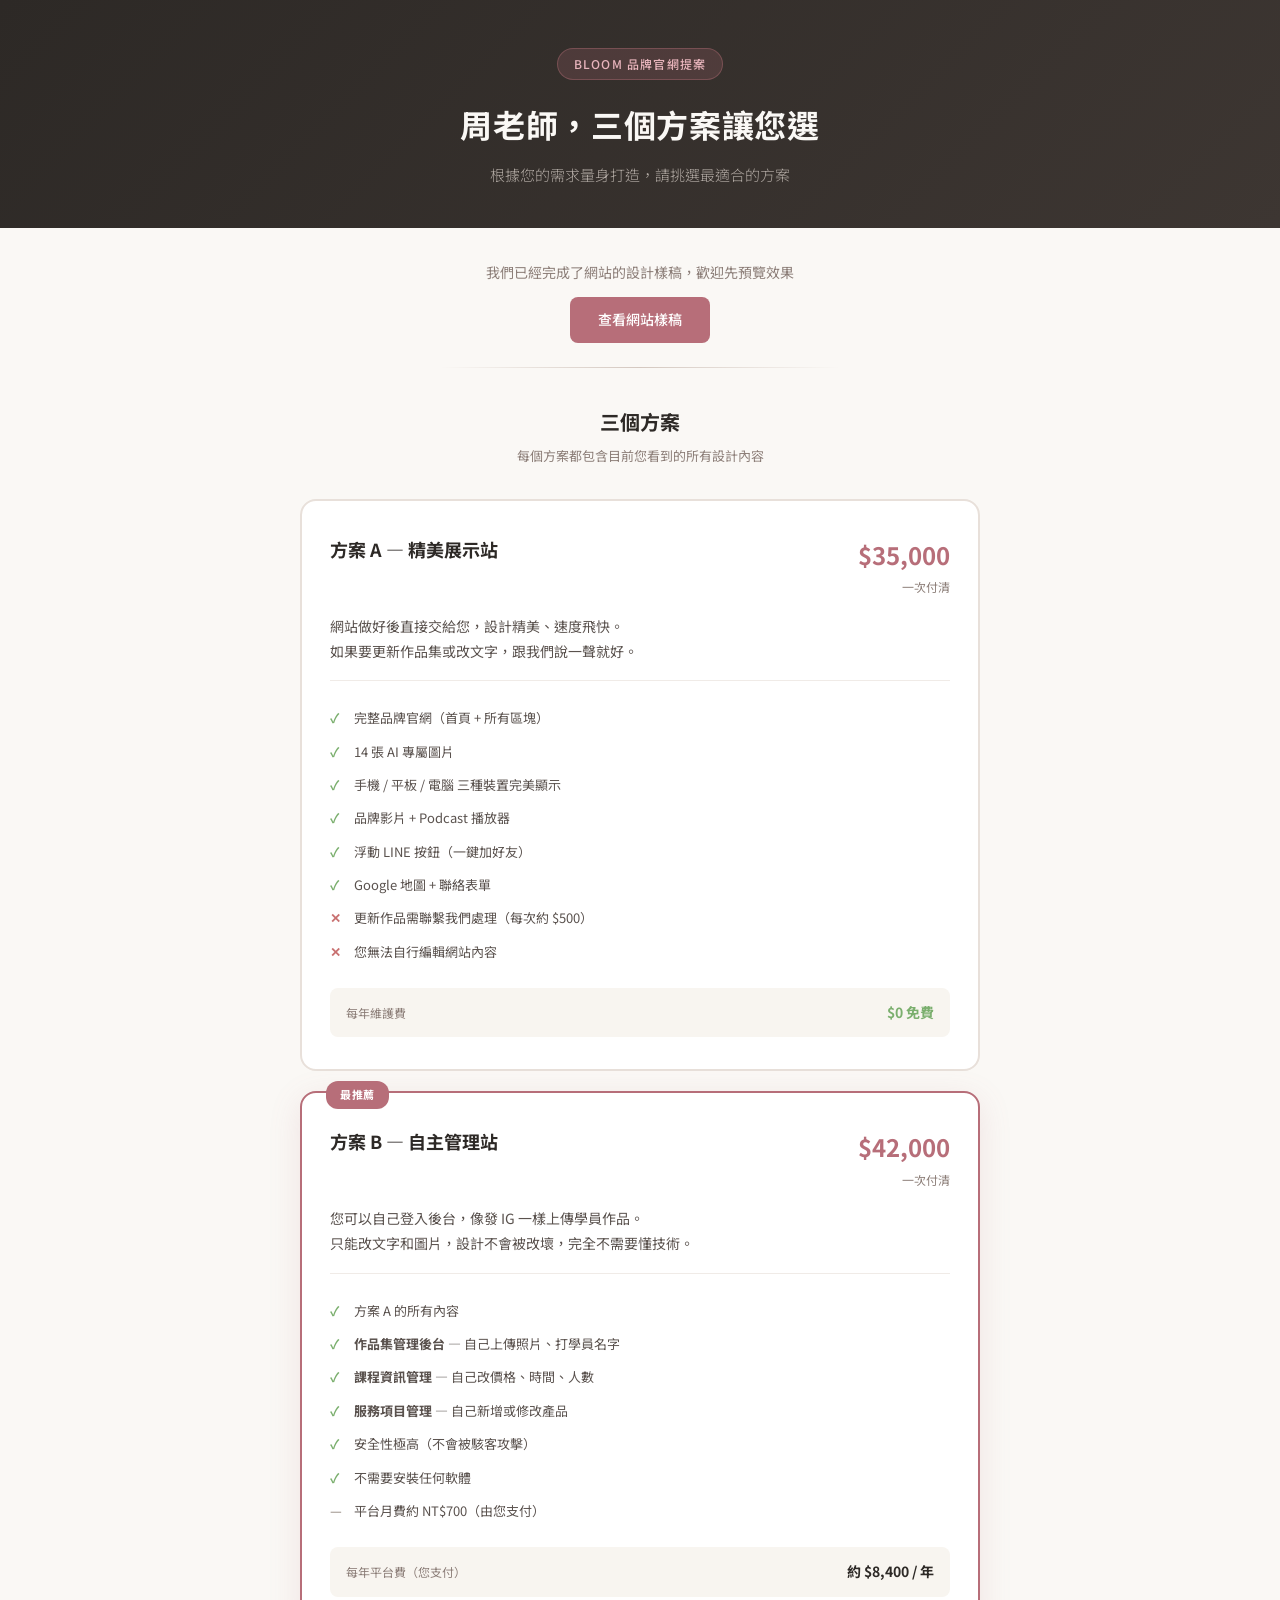
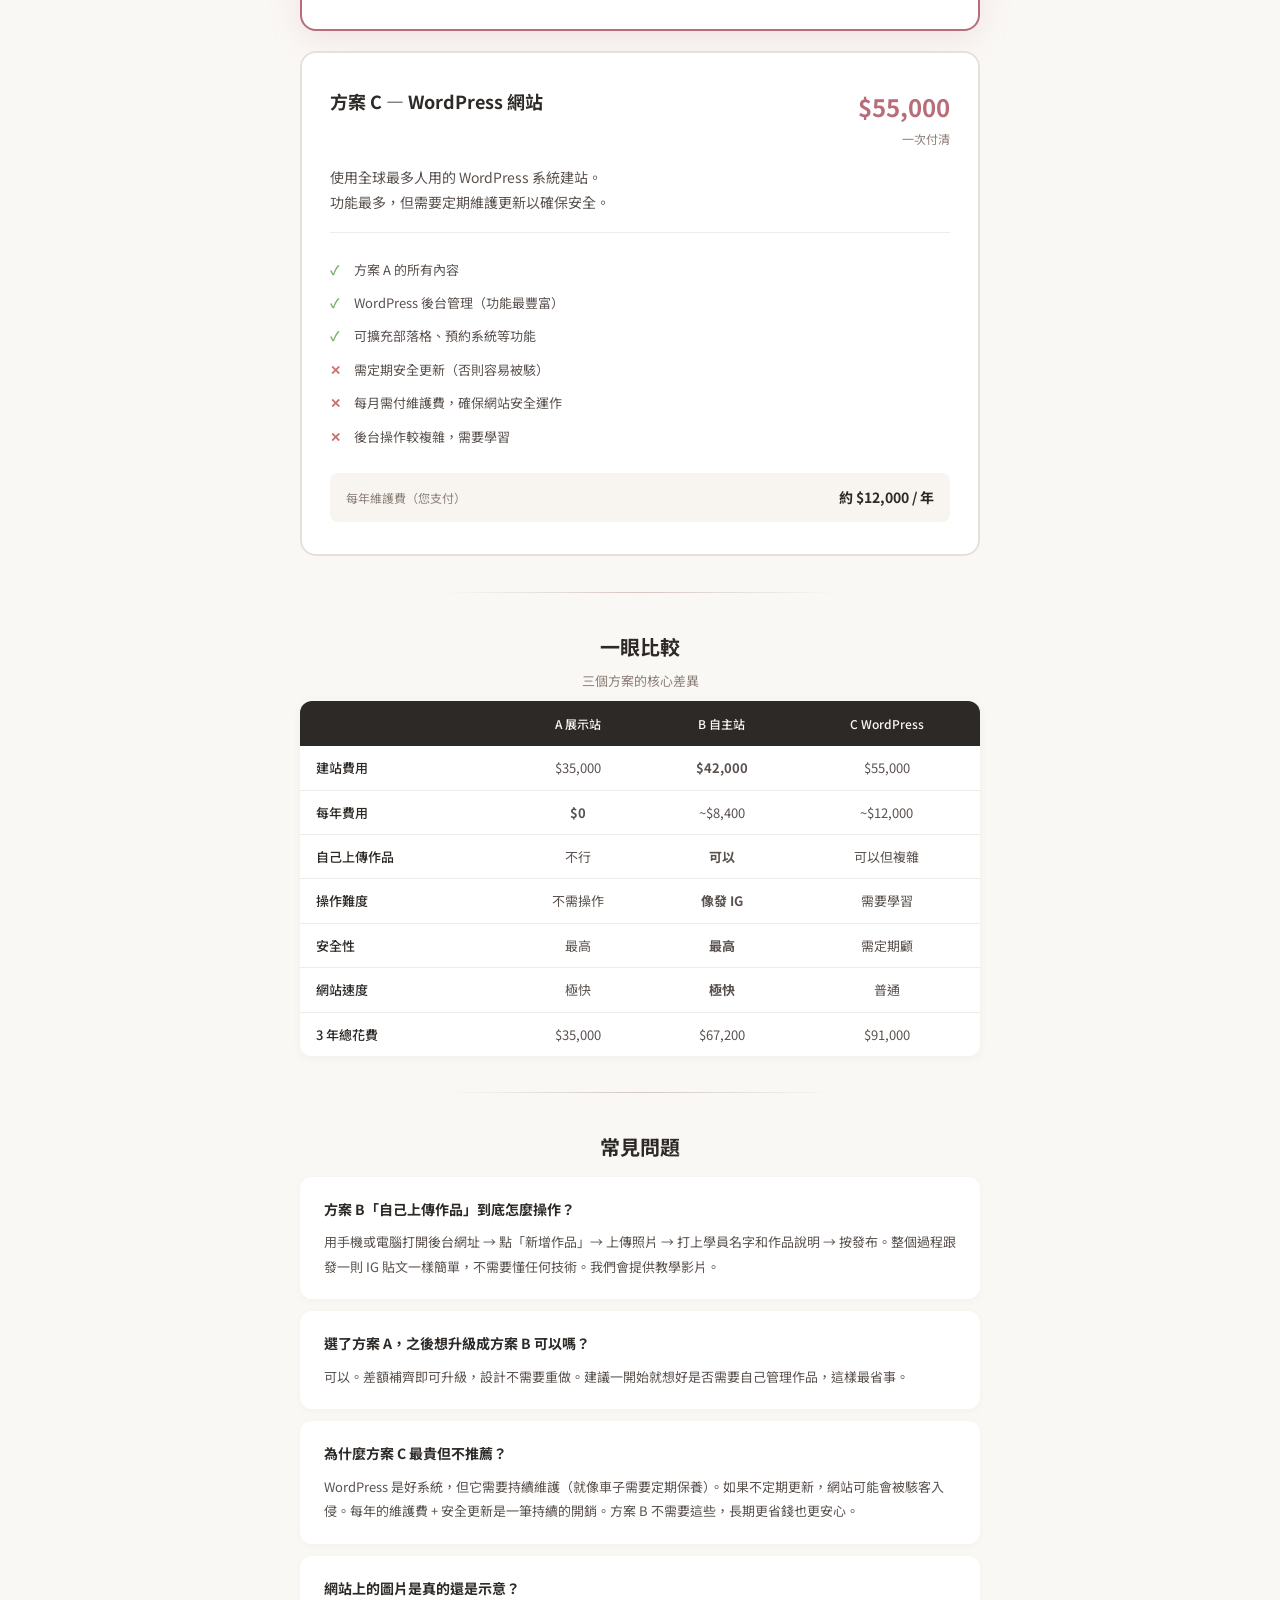
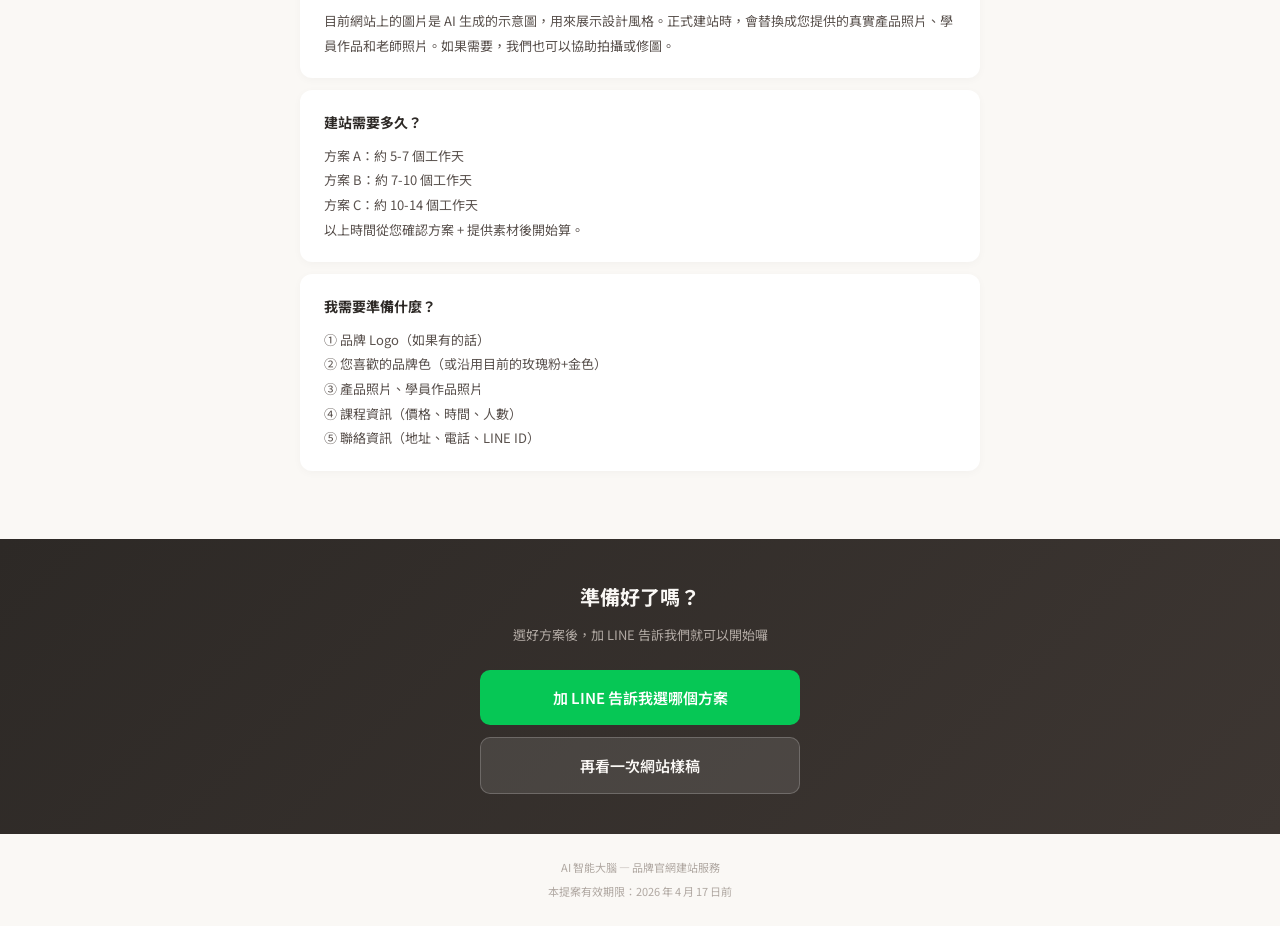
<file: proposal.html>
<!doctype html>
<html lang="zh-Hant">
  <head>
    <meta charset="UTF-8" />
    <meta name="viewport" content="width=device-width, initial-scale=1.0" />
    <title>BLOOM 品牌官網建站方案</title>
    <link rel="preconnect" href="https://fonts.googleapis.com" />
    <link
      href="https://fonts.googleapis.com/css2?family=Noto+Sans+TC:wght@300;400;500;700&display=swap"
      rel="stylesheet"
    />
    <style>
      * {
        margin: 0;
        padding: 0;
        box-sizing: border-box;
      }

      body {
        font-family: "Noto Sans TC", sans-serif;
        background: #faf8f5;
        color: #2d2926;
        line-height: 1.8;
        -webkit-font-smoothing: antialiased;
      }

      /* Header */
      .header {
        background: linear-gradient(135deg, #2d2926 0%, #3d3632 100%);
        color: #faf8f5;
        padding: 48px 24px 40px;
        text-align: center;
      }
      .header-badge {
        display: inline-block;
        background: rgba(183, 110, 121, 0.2);
        border: 1px solid rgba(183, 110, 121, 0.4);
        color: #e8b4bc;
        font-size: 12px;
        font-weight: 500;
        letter-spacing: 0.1em;
        padding: 4px 16px;
        border-radius: 20px;
        margin-bottom: 16px;
      }
      .header h1 {
        font-size: 28px;
        font-weight: 700;
        margin-bottom: 8px;
        letter-spacing: 0.02em;
      }
      .header p {
        font-size: 15px;
        color: #b0a8a2;
        font-weight: 300;
      }

      /* Container */
      .container {
        max-width: 720px;
        margin: 0 auto;
        padding: 0 20px;
      }

      /* Demo Section */
      .demo-section {
        padding: 32px 0 24px;
        text-align: center;
      }
      .demo-section p {
        font-size: 14px;
        color: #8c7e78;
        margin-bottom: 12px;
      }
      .demo-link {
        display: inline-block;
        background: #b76e79;
        color: white;
        text-decoration: none;
        padding: 10px 28px;
        border-radius: 8px;
        font-size: 14px;
        font-weight: 500;
        transition: background 0.3s;
      }
      .demo-link:hover {
        background: #a05d67;
      }

      /* Divider */
      .divider {
        height: 1px;
        background: linear-gradient(
          to right,
          transparent,
          #d4c8c0,
          transparent
        );
        margin: 0 auto;
        max-width: 400px;
      }

      /* Section Title */
      .section-title {
        text-align: center;
        padding: 36px 0 8px;
      }
      .section-title h2 {
        font-size: 20px;
        font-weight: 700;
        color: #2d2926;
        margin-bottom: 4px;
      }
      .section-title p {
        font-size: 13px;
        color: #8c7e78;
      }

      /* Plan Cards */
      .plans {
        padding: 24px 0 36px;
        display: flex;
        flex-direction: column;
        gap: 20px;
      }

      .plan-card {
        background: white;
        border-radius: 16px;
        padding: 28px 24px;
        border: 2px solid #e8e0da;
        position: relative;
        transition:
          border-color 0.3s,
          box-shadow 0.3s;
      }
      .plan-card:hover {
        border-color: #c9a96e;
        box-shadow: 0 8px 32px rgba(201, 169, 110, 0.12);
      }

      .plan-card.recommended {
        border-color: #b76e79;
        box-shadow: 0 8px 32px rgba(183, 110, 121, 0.15);
      }

      .plan-badge {
        position: absolute;
        top: -12px;
        left: 24px;
        background: #b76e79;
        color: white;
        font-size: 11px;
        font-weight: 700;
        padding: 4px 14px;
        border-radius: 12px;
        letter-spacing: 0.05em;
      }

      .plan-header {
        display: flex;
        justify-content: space-between;
        align-items: flex-start;
        margin-bottom: 16px;
      }
      .plan-name {
        font-size: 18px;
        font-weight: 700;
      }
      .plan-price {
        text-align: right;
      }
      .plan-price .amount {
        font-size: 24px;
        font-weight: 700;
        color: #b76e79;
      }
      .plan-price .unit {
        font-size: 12px;
        color: #8c7e78;
        display: block;
      }

      .plan-desc {
        font-size: 14px;
        color: #5a524e;
        margin-bottom: 20px;
        padding-bottom: 16px;
        border-bottom: 1px solid #f0ebe7;
      }

      .plan-features {
        list-style: none;
        margin-bottom: 20px;
      }
      .plan-features li {
        font-size: 13px;
        color: #5a524e;
        padding: 5px 0;
        padding-left: 24px;
        position: relative;
      }
      .plan-features li::before {
        content: "✓";
        position: absolute;
        left: 0;
        color: #7baf6e;
        font-weight: 700;
      }
      .plan-features li.con::before {
        content: "✕";
        color: #c87070;
      }
      .plan-features li.neutral::before {
        content: "—";
        color: #b0a8a2;
      }

      .plan-yearly {
        background: #f8f5f0;
        border-radius: 8px;
        padding: 12px 16px;
        display: flex;
        justify-content: space-between;
        align-items: center;
      }
      .plan-yearly .label {
        font-size: 12px;
        color: #8c7e78;
      }
      .plan-yearly .value {
        font-size: 14px;
        font-weight: 700;
        color: #2d2926;
      }
      .plan-yearly .value.free {
        color: #7baf6e;
      }

      /* Comparison Table */
      .compare-section {
        padding: 0 0 36px;
      }
      .compare-table {
        width: 100%;
        border-collapse: collapse;
        font-size: 13px;
        background: white;
        border-radius: 12px;
        overflow: hidden;
        box-shadow: 0 2px 12px rgba(0, 0, 0, 0.04);
      }
      .compare-table thead th {
        background: #2d2926;
        color: #faf8f5;
        padding: 12px 10px;
        font-weight: 500;
        font-size: 12px;
        text-align: center;
      }
      .compare-table thead th:first-child {
        text-align: left;
        padding-left: 16px;
      }
      .compare-table tbody td {
        padding: 10px;
        border-bottom: 1px solid #f0ebe7;
        text-align: center;
        color: #5a524e;
      }
      .compare-table tbody td:first-child {
        text-align: left;
        padding-left: 16px;
        font-weight: 500;
        color: #2d2926;
      }
      .compare-table tbody tr:last-child td {
        border-bottom: none;
      }
      .emoji-good {
        color: #7baf6e;
      }
      .emoji-ok {
        color: #c9a96e;
      }
      .emoji-bad {
        color: #c87070;
      }

      /* FAQ */
      .faq-section {
        padding: 0 0 36px;
      }
      .faq-item {
        background: white;
        border-radius: 12px;
        padding: 20px 24px;
        margin-bottom: 12px;
        box-shadow: 0 2px 8px rgba(0, 0, 0, 0.03);
      }
      .faq-q {
        font-size: 14px;
        font-weight: 700;
        color: #2d2926;
        margin-bottom: 8px;
      }
      .faq-a {
        font-size: 13px;
        color: #5a524e;
        line-height: 1.9;
      }

      /* CTA */
      .cta-section {
        background: linear-gradient(135deg, #2d2926 0%, #3d3632 100%);
        padding: 40px 24px;
        text-align: center;
        margin-top: 20px;
      }
      .cta-section h2 {
        font-size: 20px;
        font-weight: 700;
        color: #faf8f5;
        margin-bottom: 8px;
      }
      .cta-section p {
        font-size: 13px;
        color: #b0a8a2;
        margin-bottom: 24px;
      }
      .cta-buttons {
        display: flex;
        flex-direction: column;
        gap: 12px;
        max-width: 320px;
        margin: 0 auto;
      }
      .cta-btn {
        display: block;
        padding: 14px 24px;
        border-radius: 10px;
        text-decoration: none;
        font-size: 15px;
        font-weight: 600;
        text-align: center;
        transition: transform 0.2s;
      }
      .cta-btn:hover {
        transform: translateY(-1px);
      }
      .cta-btn.primary {
        background: #06c755;
        color: white;
      }
      .cta-btn.secondary {
        background: rgba(255, 255, 255, 0.1);
        color: #faf8f5;
        border: 1px solid rgba(255, 255, 255, 0.2);
      }

      /* Footer */
      .footer {
        text-align: center;
        padding: 24px;
        font-size: 11px;
        color: #b0a8a2;
      }

      /* Responsive */
      @media (min-width: 640px) {
        .header h1 {
          font-size: 32px;
        }
        .plan-card {
          padding: 32px 28px;
        }
      }
    </style>
  </head>
  <body>
    <!-- Header -->
    <div class="header">
      <div class="container">
        <div class="header-badge">BLOOM 品牌官網提案</div>
        <h1>周老師，三個方案讓您選</h1>
        <p>根據您的需求量身打造，請挑選最適合的方案</p>
      </div>
    </div>

    <!-- Demo -->
    <div class="container">
      <div class="demo-section">
        <p>我們已經完成了網站的設計樣稿，歡迎先預覽效果</p>
        <a
          href="https://pigment-brand-demo.vercel.app"
          target="_blank"
          class="demo-link"
          >查看網站樣稿</a
        >
      </div>
      <div class="divider"></div>
    </div>

    <!-- Plans -->
    <div class="container">
      <div class="section-title">
        <h2>三個方案</h2>
        <p>每個方案都包含目前您看到的所有設計內容</p>
      </div>

      <div class="plans">
        <!-- Plan A -->
        <div class="plan-card">
          <div class="plan-header">
            <div class="plan-name">方案 A — 精美展示站</div>
            <div class="plan-price">
              <span class="amount">$35,000</span>
              <span class="unit">一次付清</span>
            </div>
          </div>
          <div class="plan-desc">
            網站做好後直接交給您，設計精美、速度飛快。<br />
            如果要更新作品集或改文字，跟我們說一聲就好。
          </div>
          <ul class="plan-features">
            <li>完整品牌官網（首頁 + 所有區塊）</li>
            <li>14 張 AI 專屬圖片</li>
            <li>手機 / 平板 / 電腦 三種裝置完美顯示</li>
            <li>品牌影片 + Podcast 播放器</li>
            <li>浮動 LINE 按鈕（一鍵加好友）</li>
            <li>Google 地圖 + 聯絡表單</li>
            <li class="con">更新作品需聯繫我們處理（每次約 $500）</li>
            <li class="con">您無法自行編輯網站內容</li>
          </ul>
          <div class="plan-yearly">
            <span class="label">每年維護費</span>
            <span class="value free">$0 免費</span>
          </div>
        </div>

        <!-- Plan B -->
        <div class="plan-card recommended">
          <div class="plan-badge">最推薦</div>
          <div class="plan-header">
            <div class="plan-name">方案 B — 自主管理站</div>
            <div class="plan-price">
              <span class="amount">$42,000</span>
              <span class="unit">一次付清</span>
            </div>
          </div>
          <div class="plan-desc">
            您可以自己登入後台，像發 IG 一樣上傳學員作品。<br />
            只能改文字和圖片，設計不會被改壞，完全不需要懂技術。
          </div>
          <ul class="plan-features">
            <li>方案 A 的所有內容</li>
            <li><strong>作品集管理後台</strong> — 自己上傳照片、打學員名字</li>
            <li><strong>課程資訊管理</strong> — 自己改價格、時間、人數</li>
            <li><strong>服務項目管理</strong> — 自己新增或修改產品</li>
            <li>安全性極高（不會被駭客攻擊）</li>
            <li>不需要安裝任何軟體</li>
            <li class="neutral">平台月費約 NT$700（由您支付）</li>
          </ul>
          <div class="plan-yearly">
            <span class="label">每年平台費（您支付）</span>
            <span class="value">約 $8,400 / 年</span>
          </div>
        </div>

        <!-- Plan C -->
        <div class="plan-card">
          <div class="plan-header">
            <div class="plan-name">方案 C — WordPress 網站</div>
            <div class="plan-price">
              <span class="amount">$55,000</span>
              <span class="unit">一次付清</span>
            </div>
          </div>
          <div class="plan-desc">
            使用全球最多人用的 WordPress 系統建站。<br />
            功能最多，但需要定期維護更新以確保安全。
          </div>
          <ul class="plan-features">
            <li>方案 A 的所有內容</li>
            <li>WordPress 後台管理（功能最豐富）</li>
            <li>可擴充部落格、預約系統等功能</li>
            <li class="con">需定期安全更新（否則容易被駭）</li>
            <li class="con">每月需付維護費，確保網站安全運作</li>
            <li class="con">後台操作較複雜，需要學習</li>
          </ul>
          <div class="plan-yearly">
            <span class="label">每年維護費（您支付）</span>
            <span class="value">約 $12,000 / 年</span>
          </div>
        </div>
      </div>

      <div class="divider"></div>
    </div>

    <!-- Comparison -->
    <div class="container">
      <div class="section-title">
        <h2>一眼比較</h2>
        <p>三個方案的核心差異</p>
      </div>

      <div class="compare-section">
        <table class="compare-table">
          <thead>
            <tr>
              <th></th>
              <th>A 展示站</th>
              <th>B 自主站</th>
              <th>C WordPress</th>
            </tr>
          </thead>
          <tbody>
            <tr>
              <td>建站費用</td>
              <td>$35,000</td>
              <td><strong>$42,000</strong></td>
              <td>$55,000</td>
            </tr>
            <tr>
              <td>每年費用</td>
              <td class="emoji-good"><strong>$0</strong></td>
              <td>~$8,400</td>
              <td class="emoji-bad">~$12,000</td>
            </tr>
            <tr>
              <td>自己上傳作品</td>
              <td class="emoji-bad">不行</td>
              <td class="emoji-good"><strong>可以</strong></td>
              <td class="emoji-ok">可以但複雜</td>
            </tr>
            <tr>
              <td>操作難度</td>
              <td>不需操作</td>
              <td class="emoji-good"><strong>像發 IG</strong></td>
              <td class="emoji-bad">需要學習</td>
            </tr>
            <tr>
              <td>安全性</td>
              <td class="emoji-good">最高</td>
              <td class="emoji-good"><strong>最高</strong></td>
              <td class="emoji-bad">需定期顧</td>
            </tr>
            <tr>
              <td>網站速度</td>
              <td class="emoji-good">極快</td>
              <td class="emoji-good"><strong>極快</strong></td>
              <td class="emoji-ok">普通</td>
            </tr>
            <tr>
              <td>3 年總花費</td>
              <td class="emoji-good">$35,000</td>
              <td>$67,200</td>
              <td class="emoji-bad">$91,000</td>
            </tr>
          </tbody>
        </table>
      </div>

      <div class="divider"></div>
    </div>

    <!-- FAQ -->
    <div class="container">
      <div class="section-title">
        <h2>常見問題</h2>
      </div>

      <div class="faq-section">
        <div class="faq-item">
          <div class="faq-q">方案 B「自己上傳作品」到底怎麼操作？</div>
          <div class="faq-a">
            用手機或電腦打開後台網址 → 點「新增作品」→ 上傳照片 →
            打上學員名字和作品說明 → 按發布。整個過程跟發一則 IG
            貼文一樣簡單，不需要懂任何技術。我們會提供教學影片。
          </div>
        </div>

        <div class="faq-item">
          <div class="faq-q">選了方案 A，之後想升級成方案 B 可以嗎？</div>
          <div class="faq-a">
            可以。差額補齊即可升級，設計不需要重做。建議一開始就想好是否需要自己管理作品，這樣最省事。
          </div>
        </div>

        <div class="faq-item">
          <div class="faq-q">為什麼方案 C 最貴但不推薦？</div>
          <div class="faq-a">
            WordPress
            是好系統，但它需要持續維護（就像車子需要定期保養）。如果不定期更新，網站可能會被駭客入侵。每年的維護費
            + 安全更新是一筆持續的開銷。方案 B 不需要這些，長期更省錢也更安心。
          </div>
        </div>

        <div class="faq-item">
          <div class="faq-q">網站上的圖片是真的還是示意？</div>
          <div class="faq-a">
            目前網站上的圖片是 AI
            生成的示意圖，用來展示設計風格。正式建站時，會替換成您提供的真實產品照片、學員作品和老師照片。如果需要，我們也可以協助拍攝或修圖。
          </div>
        </div>

        <div class="faq-item">
          <div class="faq-q">建站需要多久？</div>
          <div class="faq-a">
            方案 A：約 5-7 個工作天<br />
            方案 B：約 7-10 個工作天<br />
            方案 C：約 10-14 個工作天<br />
            以上時間從您確認方案 + 提供素材後開始算。
          </div>
        </div>

        <div class="faq-item">
          <div class="faq-q">我需要準備什麼？</div>
          <div class="faq-a">
            ① 品牌 Logo（如果有的話）<br />
            ② 您喜歡的品牌色（或沿用目前的玫瑰粉+金色）<br />
            ③ 產品照片、學員作品照片<br />
            ④ 課程資訊（價格、時間、人數）<br />
            ⑤ 聯絡資訊（地址、電話、LINE ID）
          </div>
        </div>
      </div>
    </div>

    <!-- CTA -->
    <div class="cta-section">
      <div class="container">
        <h2>準備好了嗎？</h2>
        <p>選好方案後，加 LINE 告訴我們就可以開始囉</p>
        <div class="cta-buttons">
          <a href="https://line.me/" class="cta-btn primary"
            >加 LINE 告訴我選哪個方案</a
          >
          <a
            href="https://pigment-brand-demo.vercel.app"
            target="_blank"
            class="cta-btn secondary"
            >再看一次網站樣稿</a
          >
        </div>
      </div>
    </div>

    <!-- Footer -->
    <div class="footer">
      <p>AI 智能大腦 — 品牌官網建站服務</p>
      <p style="margin-top: 4px">本提案有效期限：2026 年 4 月 17 日前</p>
    </div>
  </body>
</html>
</file>
